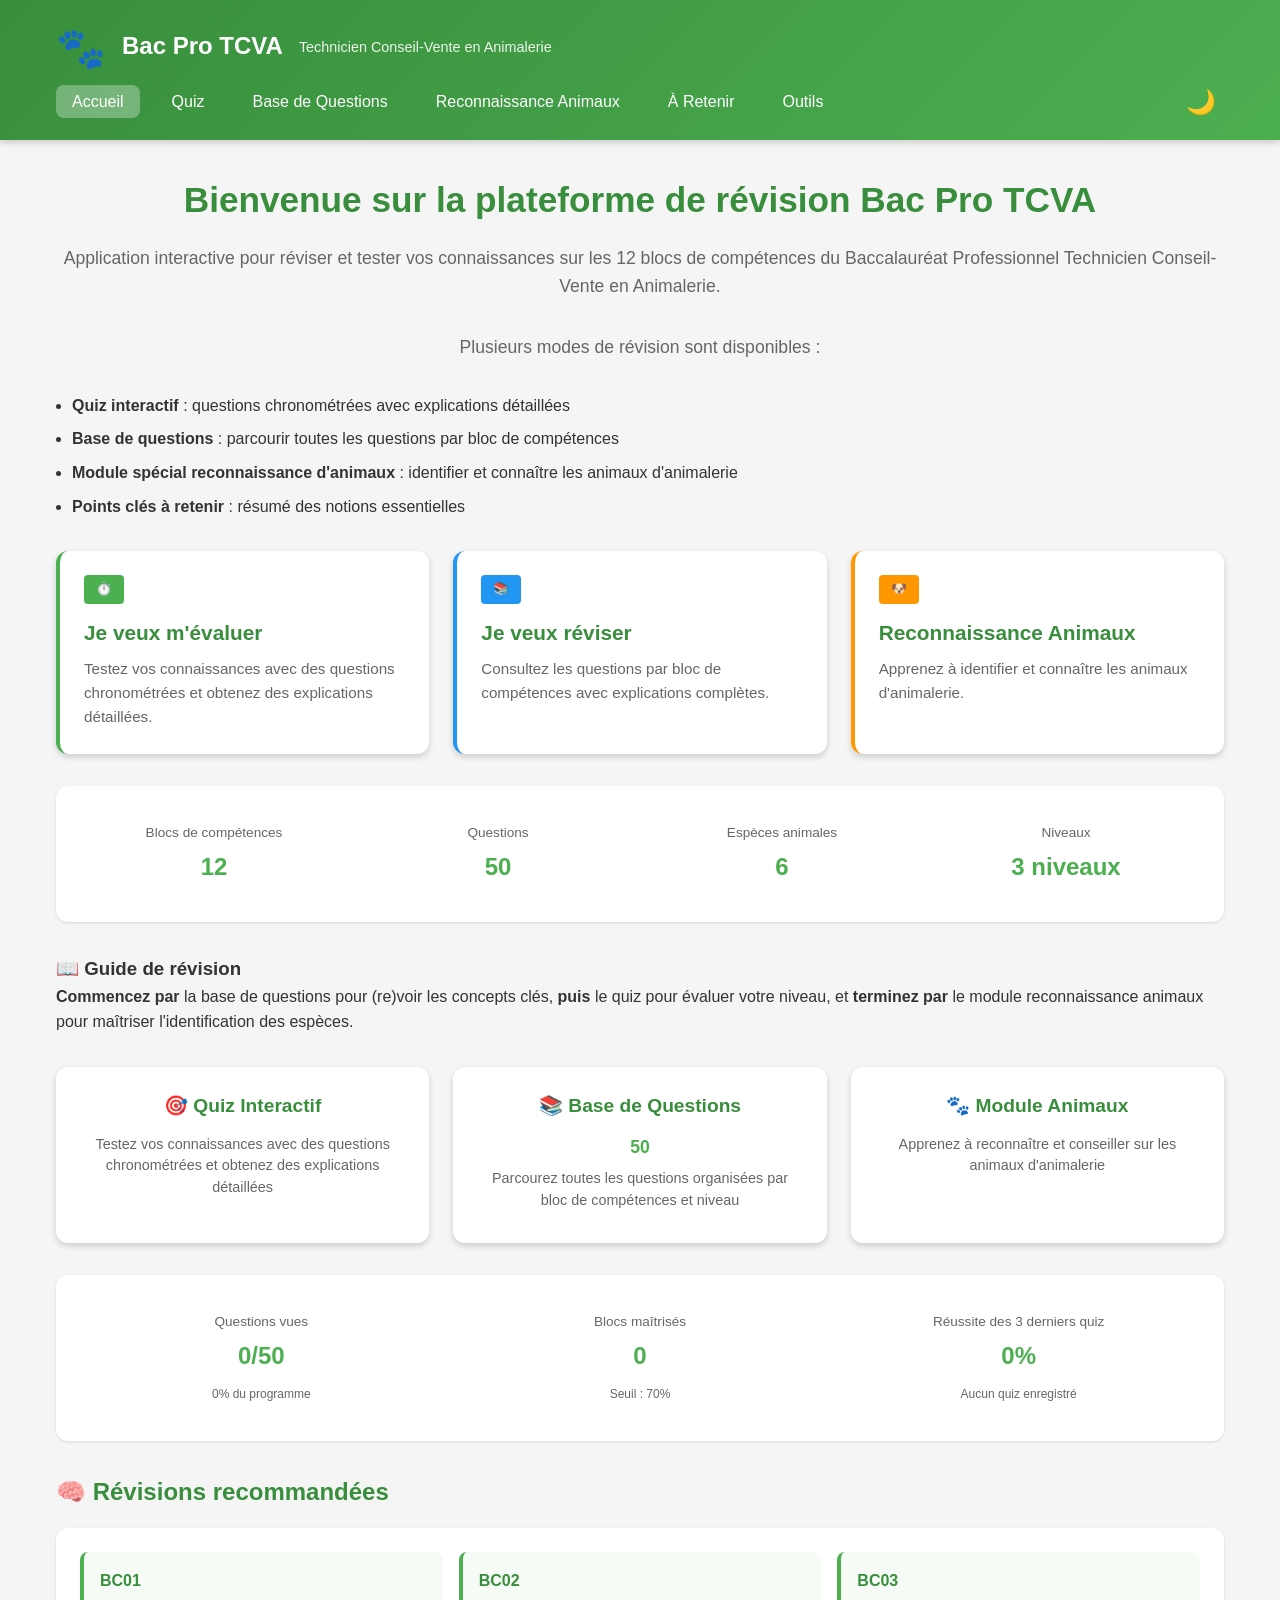
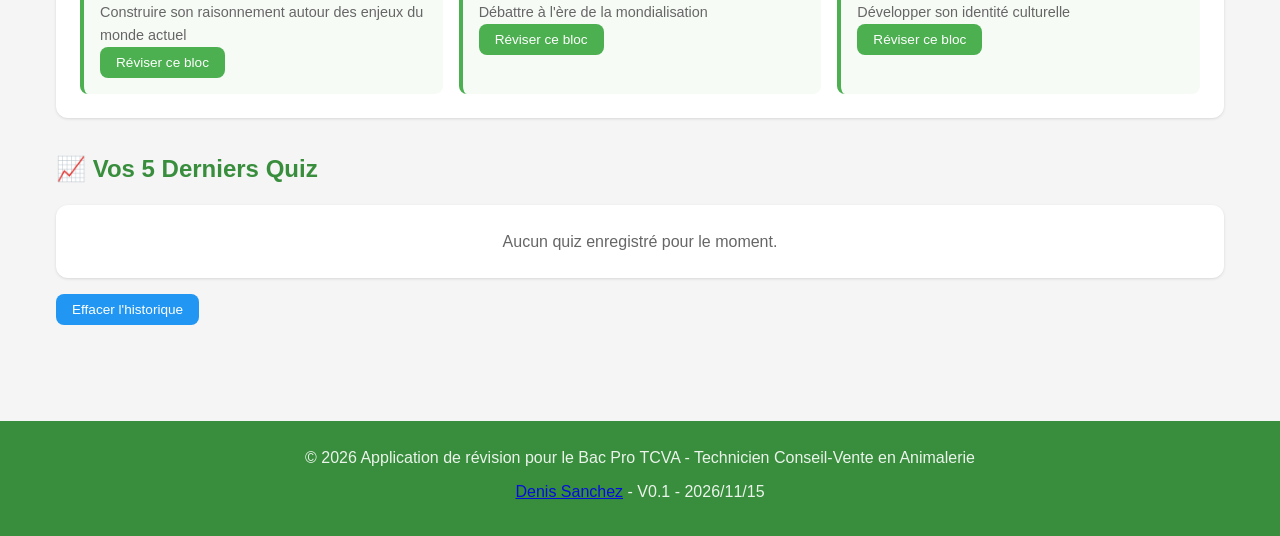
<file: index.html>
<!DOCTYPE html>
<html lang="fr">
<head>
    <meta charset="UTF-8">
    <meta name="viewport" content="width=device-width, initial-scale=1.0">
    <meta http-equiv="refresh" content="0; url=tcva-app/index.html">
    <title>Redirection vers Bac Pro TCVA</title>
    <style>
        body {
            font-family: Arial, sans-serif;
            text-align: center;
            padding: 50px;
            background-color: #f5f5f5;
        }
        h1 {
            color: #4CAF50;
        }
        p {
            color: #666;
        }
        a {
            color: #4CAF50;
            text-decoration: none;
        }
        a:hover {
            text-decoration: underline;
        }
    </style>
</head>
<body>
    <h1>Bac Pro TCVA - Révision et Quiz Interactif</h1>
    <p>Redirection vers l'application...</p>
    <p><a href="tcva-app/index.html">Cliquez ici si la redirection ne fonctionne pas</a></p>
    <script>
        window.location.href = "tcva-app/index.html";
    </script>
    <footer style="margin-top: 50px; padding: 20px; text-align: center; background-color: #f9f9f9; border-top: 1px solid #ddd;">
        <p style="margin: 0; color: #666; font-size: 14px;">
            &copy; 2026 Application de révision pour le Bac Pro TCVA - Technicien Conseil-Vente en Animalerie<br>
            <a href="https://www.linkedin.com/in/sanchezdenis/" target="_blank" style="color: #4CAF50;">Denis Sanchez</a> - V0.1 - 2026/11/15
        </p>
    </footer>
</body>
</html>
</file>
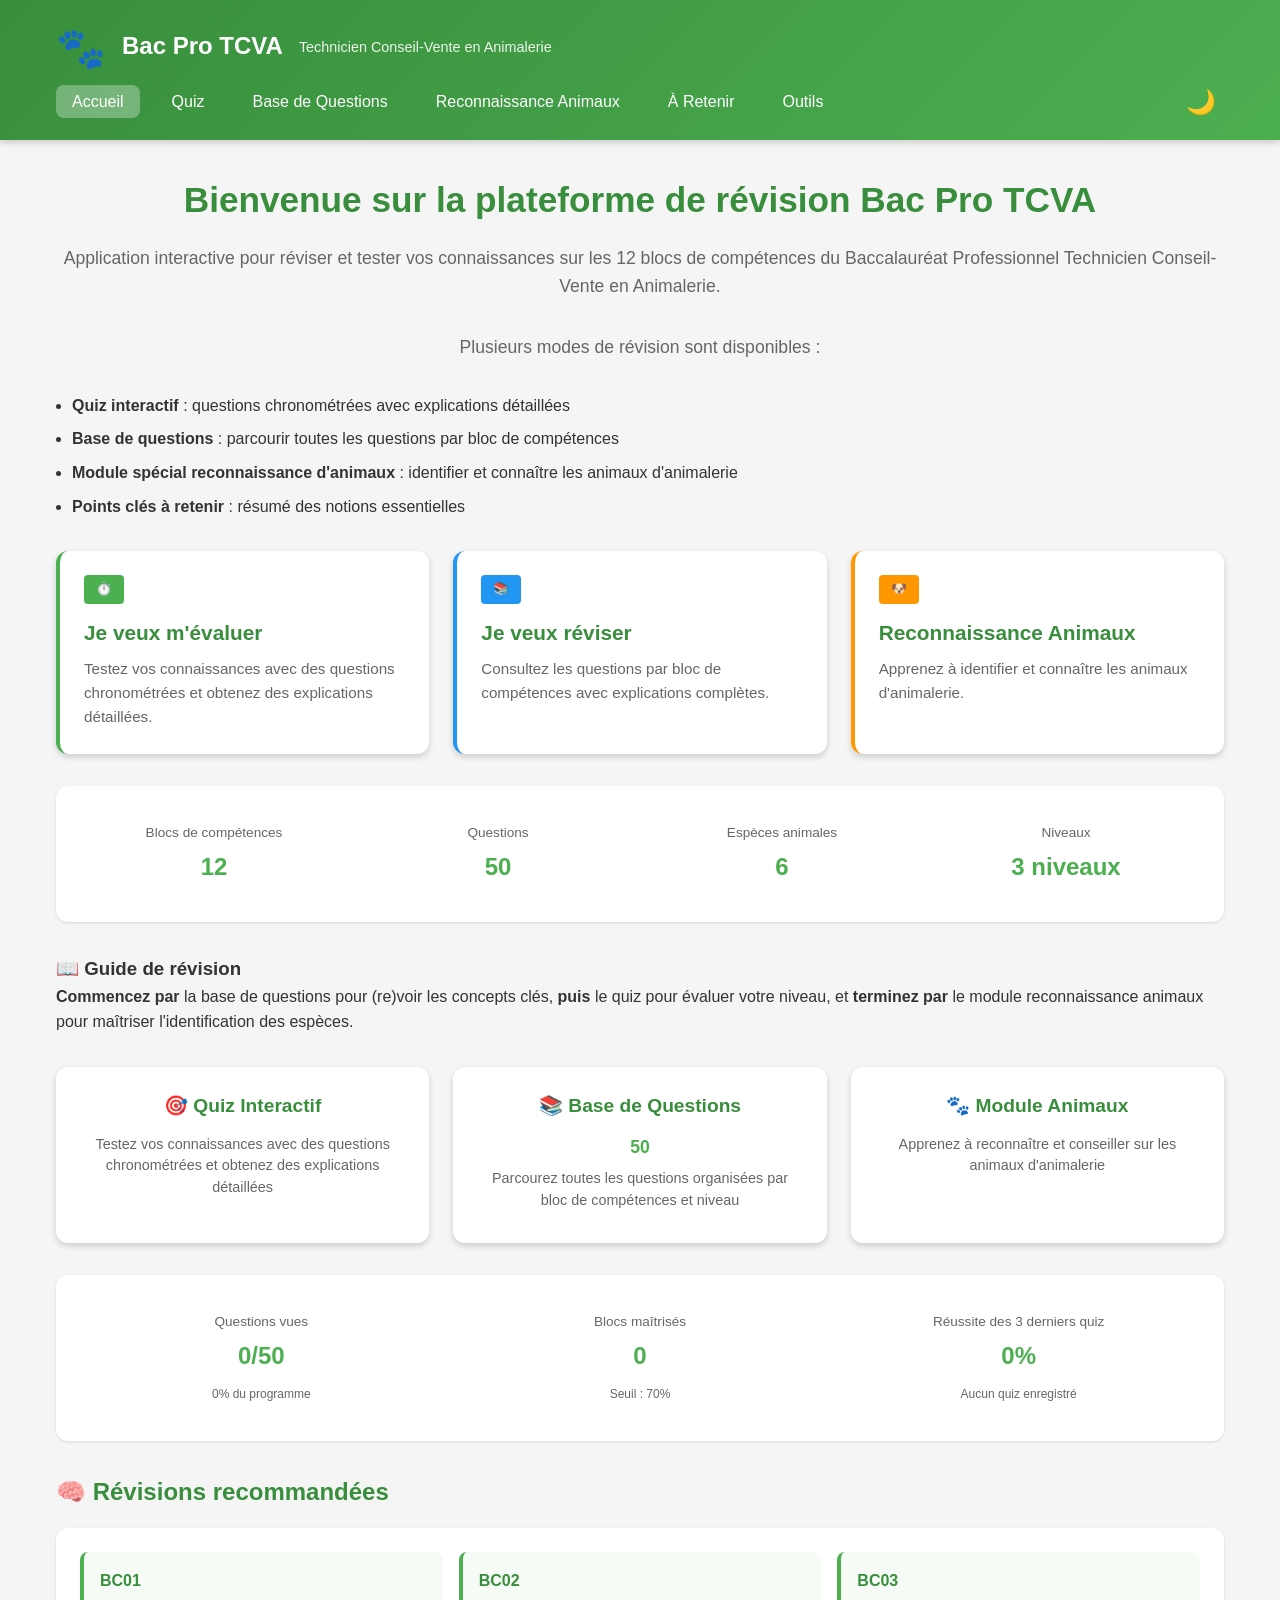
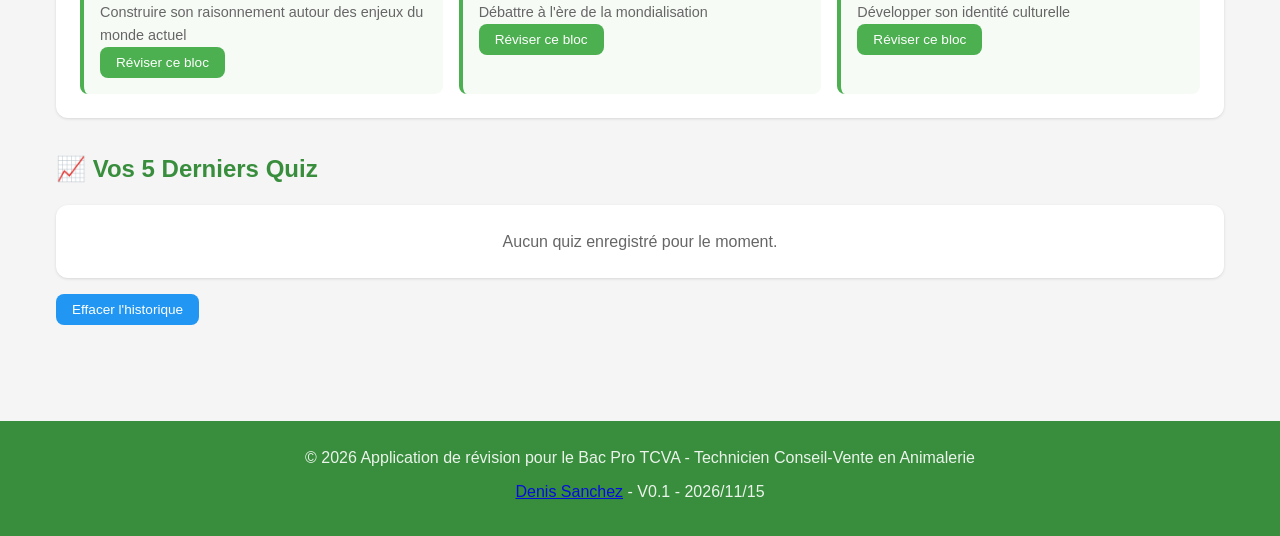
<file: tcva-app/index.html>
<!DOCTYPE html>
<html lang="fr">
<head>
    <meta charset="UTF-8">
    <meta name="viewport" content="width=device-width, initial-scale=1.0">
    <title>Bac Pro TCVA - Révision et Quiz Interactif</title>
    <link rel="icon" type="image/png" href="favicon.png" sizes="32x32">
    <link rel="stylesheet" href="css/style.css?v=8.0">
    <link rel="stylesheet" href="css/animals.css?v=8.0">
</head>
<body>
    <header id="site-header">
        <div class="header-content">
            <div class="logo">
                <span class="logo-icon">🐾</span>
                <h1>Bac Pro TCVA</h1>
                <p>Technicien Conseil-Vente en Animalerie</p>
            </div>
            <nav>
                <ul class="nav-links">
                    <li><a href="#" onclick="showPage('accueil')" class="active">Accueil</a></li>
                    <li><a href="#" onclick="showPage('quiz-setup')">Quiz</a></li>
                    <li><a href="#" onclick="showPage('questions-list')">Base de Questions</a></li>
                    <li><a href="modules/animaux.html">Reconnaissance Animaux</a></li>
                    <li><a href="#" onclick="showPage('a-retenir')">À Retenir</a></li>
                    <li><a href="#" onclick="showPage('outils')">Outils</a></li>
                </ul>
            </nav>
            <button class="dark-mode-toggle" onclick="toggleDarkMode()" title="Mode sombre">🌙</button>
        </div>
    </header>

    <!-- MAIN CONTENT -->
    <main>
        <div class="container">
            <!-- PAGE ACCUEIL -->
            <div id="accueil" class="page active">
                <div class="welcome">
                    <h1>Bienvenue sur la plateforme de révision Bac Pro TCVA</h1>
                    <p>Application interactive pour réviser et tester vos connaissances sur les 12 blocs de compétences du Baccalauréat Professionnel Technicien Conseil-Vente en Animalerie.</p>
                    
                    <p>Plusieurs modes de révision sont disponibles :</p>
                    <ul class="alignLeft">
                        <li><strong>Quiz interactif</strong> : questions chronométrées avec explications détaillées</li>
                        <li><strong>Base de questions</strong> : parcourir toutes les questions par bloc de compétences</li>
                        <li><strong>Module spécial reconnaissance d'animaux</strong> : identifier et connaître les animaux d'animalerie</li>
                        <li><strong>Points clés à retenir</strong> : résumé des notions essentielles</li>
                    </ul>

                    <div class="orientation-panel">
                        <div class="orientation-grid">
                            <div class="orientation-card orientation-card-primary" onclick="showPage('quiz-setup')">
                                <span class="orientation-badge">⏱️</span>
                                <h3>Je veux m'évaluer</h3>
                                <p>Testez vos connaissances avec des questions chronométrées et obtenez des explications détaillées.</p>
                            </div>
                            <div class="orientation-card orientation-card-secondary" onclick="showPage('questions-list')">
                                <span class="orientation-badge">📚</span>
                                <h3>Je veux réviser</h3>
                                <p>Consultez les questions par bloc de compétences avec explications complètes.</p>
                            </div>
                            <div class="orientation-card orientation-card-tertiary" onclick="window.location.href='modules/animaux.html'">
                                <span class="orientation-badge">🐶</span>
                                <h3>Reconnaissance Animaux</h3>
                                <p>Apprenez à identifier et connaître les animaux d'animalerie.</p>
                            </div>
                        </div>
                    </div>

                    <div class="home-summary-box">
                        <div class="summary-stat">
                            <span class="summary-label">Blocs de compétences</span>
                            <strong id="home-bloc-count">12</strong>
                        </div>
                        <div class="summary-stat">
                            <span class="summary-label">Questions</span>
                            <strong id="home-total-questions">0</strong>
                        </div>
                        <div class="summary-stat">
                            <span class="summary-label">Espèces animales</span>
                            <strong id="home-animal-count">6</strong>
                        </div>
                        <div class="summary-stat">
                            <span class="summary-label">Niveaux</span>
                            <strong id="home-difficulty">3 niveaux</strong>
                        </div>
                    </div>

                    <div class="quick-guide">
                        <h3>📖 Guide de révision</h3>
                        <p><strong>Commencez par</strong> la base de questions pour (re)voir les concepts clés, <strong>puis</strong> le quiz pour évaluer votre niveau, et <strong>terminez par</strong> le module reconnaissance animaux pour maîtriser l'identification des espèces.</p>
                    </div>

                    <div class="menu-cards">
                        <div class="menu-card" onclick="showPage('quiz-setup')">
                            <h3>🎯 Quiz Interactif</h3>
                            <p class="welcome-text-card">Testez vos connaissances avec des questions chronométrées et obtenez des explications détaillées</p>
                        </div>
                        <div class="menu-card" onclick="showPage('questions-list')">
                            <h3>📚 Base de Questions</h3>
                            <p class="welcome-text-card"><span id="total-questions-info" class="highlight"></span></p>
                            <p class="welcome-text-card">Parcourez toutes les questions organisées par bloc de compétences et niveau</p>
                        </div>
                        <div class="menu-card" onclick="window.location.href='modules/animaux.html'">
                            <h3>🐾 Module Animaux</h3>
                            <p class="welcome-text-card">Apprenez à reconnaître et conseiller sur les animaux d'animalerie</p>
                        </div>
                    </div>

                    <div class="progress-overview">
                        <div class="progress-card">
                            <span class="progress-label">Questions vues</span>
                            <strong class="progress-value" id="progress-seen">0/0</strong>
                            <span class="progress-meta" id="progress-seen-meta">0% du programme</span>
                        </div>
                        <div class="progress-card">
                            <span class="progress-label">Blocs maîtrisés</span>
                            <strong class="progress-value" id="progress-themes">0</strong>
                            <span class="progress-meta">Seuil : 70%</span>
                        </div>
                        <div class="progress-card">
                            <span class="progress-label">Réussite des 3 derniers quiz</span>
                            <strong class="progress-value" id="progress-recent">0%</strong>
                            <span class="progress-meta" id="progress-recent-meta">Aucun quiz enregistré</span>
                        </div>
                    </div>

                    <div class="recommendations-section">
                        <h2>🧠 Révisions recommandées</h2>
                        <div id="recommendations-container"></div>
                    </div>

                    <div class="history-section">
                        <h2>📈 Vos 5 Derniers Quiz</h2>
                        <div id="history-container"></div>
                        <button class="btn btn-secondary btn-sm" onclick="clearHistory()">Effacer l'historique</button>
                    </div>
                </div>
            </div>

            <!-- PAGE CONFIGURATION QUIZ -->
            <div id="quiz-setup" class="page">
                <h2>Configuration du Quiz</h2>
                <div class="quiz-setup">
                    <div class="form-group">
                        <label for="bloc-select">Choisir un bloc de compétences :</label>
                        <select id="bloc-select">
                            <option value="all">Tous les blocs</option>
                        </select>
                    </div>
                    
                    <div class="form-group">
                        <label for="niveau-select">Choisir un niveau :</label>
                        <select id="niveau-select">
                            <option value="all">Tous les niveaux</option>
                            <option value="Facile">Facile</option>
                            <option value="Intermédiaire">Intermédiaire</option>
                            <option value="Avancé">Avancé</option>
                        </select>
                    </div>
                    
                    <div class="form-group">
                        <label for="animal-filter">Filtrer par type d'animal (optionnel) :</label>
                        <select id="animal-filter">
                            <option value="all">Tous les animaux</option>
                        </select>
                    </div>
                    
                    <div class="form-group">
                        <label for="question-count">Nombre de questions :</label>
                        <input type="number" id="question-count" min="1" max="50" value="10" placeholder="Nombre de questions">
                    </div>
                    
                    <div class="form-group">
                        <label for="time-limit">Temps par question (secondes) :</label>
                        <input type="number" id="time-limit" min="10" max="300" value="30" placeholder="Temps en secondes">
                    </div>
                    
                    <div class="mt-2">
                        <button class="btn btn-secondary" onclick="resetQuizSetup()">Réinitialiser les filtres</button>
                        <button class="btn" onclick="startQuiz()">Commencer le Quiz</button>
                    </div>
                </div>
            </div>

            <!-- PAGE QUIZ -->
            <div id="quiz" class="page">
                <div class="quiz-container">
                    <div class="quiz-header">
                        <div class="quiz-progress">
                            Question <span id="current-question">1</span> sur <span id="total-questions">10</span>
                        </div>
                        <div class="timer" id="timer">30</div>
                    </div>
                    
                    <div class="progress-bar-container">
                        <div class="progress-bar-fill" id="quiz-progress-bar" style="width: 0%;"></div>
                    </div>
                    
                    <div class="question-card">
                        <div class="question-title" id="question-text"></div>
                        <div class="question-meta" id="question-meta"></div>
                        <div class="question-animal-badge" id="question-animal-badge"></div>
                        <div class="answers" id="answers-container"></div>
                        <div class="explanation" id="explanation"></div>
                    </div>
                    
                    <div class="text-center">
                        <button class="btn hidden" id="next-btn" onclick="nextQuestion()">Question Suivante</button>
                    </div>
                </div>
            </div>

            <!-- PAGE RÉSULTATS -->
            <div id="results" class="page">
                <div class="results-container">
                    <h2>Résultats du Quiz</h2>
                    <div class="score-circle" id="score-circle">
                        <div class="score-text" id="score-text">0%</div>
                    </div>
                    
                    <div class="results-summary">
                        <div class="stat-card">
                            <div class="stat-number" id="correct-answers">0</div>
                            <div class="stat-label">Bonnes réponses</div>
                        </div>
                        <div class="stat-card">
                            <div class="stat-number" id="incorrect-answers">0</div>
                            <div class="stat-label">Mauvaises réponses</div>
                        </div>
                        <div class="stat-card">
                            <div class="stat-number" id="total-time">0s</div>
                            <div class="stat-label">Temps total</div>
                        </div>
                    </div>

                    <div class="results-review" id="wrong-answers-review"></div>
                    
                    <div class="mt-2">
                        <button class="btn" onclick="showPage('quiz-setup')">Nouveau Quiz</button>
                        <button class="btn" onclick="showPage('accueil')" style="margin-left: 1rem;">Retour Accueil</button>
                    </div>
                </div>
            </div>

            <!-- PAGE LISTE DES QUESTIONS -->
            <div id="questions-list" class="page">
                <h2>Base de Questions par Bloc de Compétences</h2>
                <div class="search-filter-container">
                    <div class="form-group search-group">
                        <input type="text" id="question-search-input" placeholder="🔍 Rechercher dans les questions ou explications..." oninput="filterQuestionsList()">
                    </div>
                    <div class="form-group filter-group">
                        <select id="question-bloc-filter" onchange="filterQuestionsList()">
                            <option value="all">Tous les blocs</option>
                        </select>
                    </div>
                    <div class="form-group filter-group">
                        <select id="question-level-filter" onchange="filterQuestionsList()">
                            <option value="all">Tous les niveaux</option>
                            <option value="Facile">Facile</option>
                            <option value="Intermédiaire">Intermédiaire</option>
                            <option value="Avancé">Avancé</option>
                        </select>
                    </div>
                    <div class="form-group filter-group">
                        <select id="question-animal-filter" onchange="filterQuestionsList()">
                            <option value="all">Tous les animaux</option>
                        </select>
                    </div>
                </div>
               <div class="questions-list" id="questions-container">
               </div>
               <div id="pagination-container" class="pagination-container"></div>
            </div>

            <!-- PAGE OUTILS -->
            <div id="outils" class="page">
                <h2>🔧 Outils</h2>
                <div class="tools-container">
                    <div class="tool-section">
                        <h3>💾 Sauvegarde et Restauration</h3>
                        <div class="tool-actions">
                            <button class="btn btn-primary" onclick="exportData()">
                                ✅ Exporter toutes les données
                            </button>
                            <button class="btn btn-secondary" onclick="importData()">
                                📥 Importer des données
                            </button>
                            <button class="btn btn-danger" onclick="clearAllData()">
                                🗑️ Tout effacer
                            </button>
                        </div>
                        <div id="import-export-status" class="status-message"></div>
                    </div>
                    
                    <div class="tool-section">
                        <h3>📊 Statistiques</h3>
                        <div class="stats-overview">
                            <div class="stat-card">
                                <div class="stat-number" id="export-total-questions">0</div>
                                <div class="stat-label">Questions dans la base</div>
                            </div>
                            <div class="stat-card">
                                <div class="stat-number" id="export-total-animals">0</div>
                                <div class="stat-label">Animaux référencés</div>
                            </div>
                            <div class="stat-card">
                                <div class="stat-number" id="export-local-storage-size">0 Ko</div>
                                <div class="stat-label">Espace local utilisé</div>
                            </div>
                        </div>
                    </div>
                    
                    <div class="tool-section">
                        <h3>✅ Validation des Données</h3>
                        <button class="btn" onclick="validateData()">
                            Vérifier l'intégrité des données
                        </button>
                        <div id="validation-results" class="validation-results"></div>
                    </div>
                </div>
            </div>

            <!-- PAGE À RETENIR -->
            <div id="a-retenir" class="page">
                <h2>Points Clés à Retenir pour le Bac Pro TCVA</h2>
                <div class="a-retenir-content">
                    <p>Cette section présente les points essentiels à maîtriser pour réussir votre examen.</p>
                    
                    <div class="key-points-section">
                        <h3>📋 Les 12 Blocs de Compétences</h3>
                        <div id="key-points-list"></div>
                    </div>

                    <div class="key-points-section">
                        <h3>🎯 Conseils pour la Pratique Professionnelle</h3>
                        <p>Voici des conseils pratiques pour exceller dans votre future carrière en animalerie :</p>
                        
                        <div class="advice-grid">
                            <div class="advice-card">
                                <h4>💬 Conseil Client</h4>
                                <ul>
                                    <li>Poser des <strong>questions ouvertes</strong> : "Quels sont les besoins spécifiques de votre animal ?"</li>
                                    <li>Écouter activement et reformuler pour vérifier la compréhension</li>
                                    <li>Adapter votre vocabulaire au niveau du client (novice vs expert)</li>
                                    <li>Proposer des solutions personnalisées, pas seulement des produits</li>
                                </ul>
                            </div>
                            
                            <div class="advice-card">
                                <h4>🏪 Gestion de Rayon</h4>
                                <ul>
                                    <li>Vérifier <strong>quotidiennement</strong> les dates de péremption</li>
                                    <li>Respecter les <strong>conditions de stockage</strong> (température, humidité)</li>
                                    <li>Organiser les produits par catégorie et accessibilité</li>
                                    <li>Mettre en avant les produits saisonniers ou promotions</li>
                                    <li>Effectuer des rotations de stock (FIFO : First In, First Out)</li>
                                </ul>
                            </div>
                            
                            <div class="advice-card">
                                <h4>⚖️ Réglementation</h4>
                                <ul>
                                    <li>Connaître le <strong>Code rural</strong> et les lois sur la protection animale</li>
                                    <li>Respecter les <strong>normes d'hygiène</strong> et de sécurité</li>
                                    <li>Vérifier les <strong>certificats de capacité</strong> pour certaines espèces</li>
                                    <li>Informer les clients sur leurs obligations légales (identification, vaccination)</li>
                                    <li>Tenir à jour les registres obligatoires</li>
                                </ul>
                            </div>
                            
                            <div class="advice-card">
                                <h4>🧼 Hygiène & Sécurité</h4>
                                <ul>
                                    <li>Appliquer les <strong>protocoles sanitaires</strong> stricts</li>
                                    <li>Nettoyer et désinfecter régulièrement les locaux et équipements</li>
                                    <li>Utiliser des <strong>produits adaptés</strong> et respectueux des animaux</li>
                                    <li>Porter un équipement de protection individuelle (EPI) si nécessaire</li>
                                    <li>Former le personnel aux bonnes pratiques d'hygiène</li>
                                </ul>
                            </div>
                            
                            <div class="advice-card">
                                <h4>🗣️ Communication</h4>
                                <ul>
                                    <li>Développer des <strong>relations de confiance</strong> avec les clients</li>
                                    <li>Organiser des <strong>ateliers éducatifs</strong> (toilettage, alimentation)</li>
                                    <li>Créer des supports de communication (newsletters, réseaux sociaux)</li>
                                    <li>Gérer les réclamations avec professionnalisme</li>
                                    <li>Travailler en équipe avec les vétérinaires et éleveurs locaux</li>
                                </ul>
                            </div>
                        </div>
                    </div>

                    <div class="key-points-section">
                        <h3>📚 Ressources Complémentaires & Liens Utiles</h3>
                        <p>Pour approfondir vos connaissances, voici des ressources sélectionnées :</p>
                        
                        <div class="resources-grid">
                            <div class="resource-category">
                                <h4>📖 Documentation Officielle</h4>
                                <ul>
                                    <li><a href="https://www.legifrance.gouv.fr/" target="_blank" rel="noopener noreferrer">Legifrance - Textes de loi</a> : Accès complet au Code rural et aux réglementations en vigueur</li>
                                    <li><a href="https://agriculture.gouv.fr/" target="_blank" rel="noopener noreferrer">Ministère de l'Agriculture</a> : Informations officielles sur la politique agricole et l'élevage</li>
                                    <li><a href="https://www.ecologie.gouv.fr/" target="_blank" rel="noopener noreferrer">Ministère de la Transition Écologique</a> : Réglementation environnementale</li>
                                </ul>
                            </div>
                            
                            <div class="resource-category">
                                <h4>🎓 Formation & Pédagogie</h4>
                                <ul>
                                    <li><a href="https://www.onisep.fr/" target="_blank" rel="noopener noreferrer">ONISEP - Bac Pro TCVA</a> : Présentation du diplôme et des débouchés</li>
                                    <li><a href="https://www.letudiant.fr/" target="_blank" rel="noopener noreferrer">L'Étudiant - Fiches métiers</a> : Informations sur les métiers de l'animalerie</li>
                                    <li><a href="https://www.cidj.com/" target="_blank" rel="noopener noreferrer">CIDJ - Orientation</a> : Conseils d'orientation professionnelle</li>
                                </ul>
                            </div>
                            
                            <div class="resource-category">
                                <h4>🐾 Ressources Animaleries</h4>
                                <ul>
                                    <li><a href="https://www.zooplus.fr/magazine/" target="_blank" rel="noopener noreferrer">Zooplus Magazine</a> : Articles et conseils sur les animaux de compagnie</li>
                                    <li><a href="https://www.animalin.fr/" target="_blank" rel="noopener noreferrer">Animalin</a> : Fiches techniques et guides d'achat</li>
                                    <li><a href="https://www.lafermedesanimaux.com/" target="_blank" rel="noopener noreferrer">La Ferme des Animaux</a> : Conseils pour les éleveurs amateurs</li>
                                    <li><a href="https://www.aquaportail.com/" target="_blank" rel="noopener noreferrer">AquaPortail</a> : Tout sur l'aquariophilie</li>
                                </ul>
                            </div>
                            
                            <div class="resource-category">
                                <h4>💼 Professionnels & Fournisseurs</h4>
                                <ul>
                                    <li><a href="https://www.facco.coop/" target="_blank" rel="noopener noreferrer">FACCO - Coopérative d'achat</a> : Approvisionnement en produits pour animaleries</li>
                                    <li><a href="https://www.animalerie-pro.com/" target="_blank" rel="noopener noreferrer">Animalerie Pro</a> : Équipement professionnel pour animaleries</li>
                                    <li><a href="https://www.versele-laga.com/" target="_blank" rel="noopener noreferrer">Versele-Laga</a> : Aliments premium pour animaux</li>
                                </ul>
                            </div>
                        </div>
                    </div>
                </div>
            </div>
        </div>
    </main>

    <footer id="site-footer">
        <div class="footer-content">
            <p>&copy; 2026 Application de révision pour le Bac Pro TCVA - Technicien Conseil-Vente en Animalerie</p>
            <p><a href="https://www.linkedin.com/in/sanchezdenis/" target="_blank">Denis Sanchez</a> - V0.1 - 2026/11/15</p>
        </div>
    </footer>

    <script src="js/quiz-tcva.js?v=1.0"></script>
    <script src="modules/animals-db.js?v=1.0"></script>
    <script src="js/script-tcva.js?v=8.0"></script>
</body>
</html>
</file>
<file: tcva-app/css/style.css>
/* ============================================
   STYLES POUR L'APPLICATION BAC PRO TCVA
   ============================================ */

/* --- RESET ET VARIABLES --- */
:root {
    --primary-color: #4CAF50;
    --primary-light: #8BC34A;
    --primary-dark: #388E3C;
    --secondary-color: #2196F3;
    --secondary-light: #64B5F6;
    --accent-color: #FF9800;
    --accent-light: #FFC107;
    
    --bg-color: #F5F5F5;
    --card-bg: #FFFFFF;
    --text-color: #333333;
    --text-light: #666666;
    --border-color: #DDDDDD;
    
    --success-color: #4CAF50;
    --warning-color: #FFC107;
    --danger-color: #F44336;
    
    --shadow-sm: 0 1px 3px rgba(0,0,0,0.12);
    --shadow-md: 0 3px 6px rgba(0,0,0,0.16);
    --shadow-lg: 0 10px 20px rgba(0,0,0,0.19);
    
    --radius-sm: 4px;
    --radius-md: 8px;
    --radius-lg: 12px;
    
    --transition: all 0.3s ease;
}

/* Dark Mode Variables */
.dark-mode {
    --bg-color: #1a1a1a;
    --card-bg: #2d2d2d;
    --text-color: #f0f0f0;
    --text-light: #b0b0b0;
    --border-color: #444444;
    --shadow-sm: 0 1px 3px rgba(0,0,0,0.3);
    --shadow-md: 0 3px 6px rgba(0,0,0,0.4);
    --shadow-lg: 0 10px 20px rgba(0,0,0,0.5);
}

* {
    margin: 0;
    padding: 0;
    box-sizing: border-box;
}

html {
    scroll-behavior: smooth;
}

body {
    font-family: 'Segoe UI', Tahoma, Geneva, Verdana, sans-serif;
    line-height: 1.6;
    color: var(--text-color);
    background-color: var(--bg-color);
    transition: background-color 0.4s ease, color 0.4s ease;
}

.dark-mode body {
    background-image: none;
}

/* --- HEADER --- */
header#site-header {
    background: linear-gradient(135deg, var(--primary-dark) 0%, var(--primary-color) 100%);
    color: white;
    padding: 1rem 0;
    box-shadow: var(--shadow-md);
    position: sticky;
    top: 0;
    z-index: 1000;
}

.header-content {
    max-width: 1200px;
    margin: 0 auto;
    padding: 0 1rem;
    display: flex;
    justify-content: space-between;
    align-items: center;
    flex-wrap: wrap;
}

.logo {
    display: flex;
    align-items: center;
    gap: 1rem;
}

.logo-icon {
    font-size: 2.5rem;
}

.logo h1 {
    font-size: 1.5rem;
    font-weight: 600;
    margin-bottom: 0.25rem;
}

.logo p {
    font-size: 0.9rem;
    opacity: 0.9;
}

.nav-links {
    display: flex;
    list-style: none;
    gap: 1rem;
}

.nav-links a {
    color: white;
    text-decoration: none;
    padding: 0.5rem 1rem;
    border-radius: var(--radius-md);
    transition: var(--transition);
    font-weight: 500;
}

.nav-links a:hover, .nav-links a.active {
    background: rgba(255, 255, 255, 0.2);
}

.nav-links a.active {
    background: rgba(255, 255, 255, 0.3);
}

/* Dark Mode Toggle */
.dark-mode-toggle {
    background: transparent;
    border: none;
    color: white;
    font-size: 1.5rem;
    cursor: pointer;
    padding: 0.5rem;
    border-radius: 50%;
    transition: var(--transition);
    display: flex;
    align-items: center;
    justify-content: center;
}

.dark-mode-toggle:hover {
    background: rgba(255, 255, 255, 0.2);
}

/* --- MAIN CONTENT --- */
main {
    max-width: 1200px;
    margin: 0 auto;
    padding: 2rem 1rem;
    min-height: 80vh;
}

.container {
    width: 100%;
}

/* --- PAGES --- */
.page {
    display: none;
    animation: fadeIn 0.5s ease;
}

.page.active {
    display: block;
}

@keyframes fadeIn {
    from { opacity: 0; transform: translateY(20px); }
    to { opacity: 1; transform: translateY(0); }
}

/* Feedback Visual Animations */
@keyframes shake {
    0%, 100% { transform: translateX(0); }
    10%, 30%, 50%, 70%, 90% { transform: translateX(-5px); }
    20%, 40%, 60%, 80% { transform: translateX(5px); }
}

@keyframes pulseCorrect {
    0% { transform: scale(1); box-shadow: 0 0 0 0 rgba(76, 175, 80, 0.4); }
    50% { transform: scale(1.05); box-shadow: 0 0 0 10px rgba(76, 175, 80, 0); }
    100% { transform: scale(1); box-shadow: 0 0 0 0 rgba(76, 175, 80, 0); }
}

@keyframes pulseIncorrect {
    0% { transform: scale(1); box-shadow: 0 0 0 0 rgba(244, 67, 54, 0.4); }
    50% { transform: scale(1.05); box-shadow: 0 0 0 10px rgba(244, 67, 54, 0); }
    100% { transform: scale(1); box-shadow: 0 0 0 0 rgba(244, 67, 54, 0); }
}

.correct {
    animation: pulseCorrect 0.5s ease;
    background-color: #4CAF50 !important;
    color: white !important;
}

.incorrect {
    animation: pulseIncorrect 0.5s ease;
    background-color: #F44336 !important;
    color: white !important;
}

.selected {
    animation: pulseCorrect 0.3s ease;
    border-color: var(--primary-color) !important;
}

/* --- WELCOME SECTION --- */
.welcome {
    max-width: 100%;
}

.welcome h1 {
    color: var(--primary-dark);
    margin-bottom: 1rem;
    font-size: 2.2rem;
    text-align: center;
}

.welcome > p {
    text-align: center;
    color: var(--text-light);
    margin-bottom: 2rem;
    font-size: 1.1rem;
}

.alignLeft {
    text-align: left;
    padding-left: 1rem;
}

.alignLeft li {
    margin-bottom: 0.5rem;
}

/* --- ORIENTATION PANEL --- */
.orientation-panel {
    margin: 2rem 0;
}

.orientation-grid {
    display: grid;
    grid-template-columns: repeat(auto-fit, minmax(300px, 1fr));
    gap: 1.5rem;
    margin: 1.5rem 0;
}

.orientation-card {
    background: var(--card-bg);
    border-radius: var(--radius-lg);
    padding: 1.5rem;
    box-shadow: var(--shadow-md);
    cursor: pointer;
    transition: var(--transition);
    border-left: 4px solid var(--primary-color);
}

.orientation-card:hover {
    transform: translateY(-5px);
    box-shadow: var(--shadow-lg);
}

.orientation-card-primary {
    border-left-color: var(--primary-color);
}

.orientation-card-primary:hover {
    background: rgba(76, 175, 80, 0.05);
}

.orientation-card-secondary {
    border-left-color: var(--secondary-color);
}

.orientation-card-secondary:hover {
    background: rgba(33, 150, 243, 0.05);
}

.orientation-card-tertiary {
    border-left-color: var(--accent-color);
}

.orientation-card-tertiary:hover {
    background: rgba(255, 152, 0, 0.05);
}

.orientation-badge {
    display: inline-block;
    padding: 0.25rem 0.75rem;
    border-radius: var(--radius-sm);
    font-size: 0.8rem;
    font-weight: bold;
    margin-bottom: 0.75rem;
}

.orientation-card-primary .orientation-badge {
    background: var(--primary-color);
    color: white;
}

.orientation-card-secondary .orientation-badge {
    background: var(--secondary-color);
    color: white;
}

.orientation-card-tertiary .orientation-badge {
    background: var(--accent-color);
    color: white;
}

.orientation-card h3 {
    color: var(--primary-dark);
    margin-bottom: 0.5rem;
    font-size: 1.3rem;
}

.orientation-card p {
    color: var(--text-light);
    font-size: 0.95rem;
}

/* --- SUMMARY BOX --- */
.home-summary-box {
    display: grid;
    grid-template-columns: repeat(auto-fit, minmax(200px, 1fr));
    gap: 1rem;
    margin: 2rem 0;
    background: var(--card-bg);
    padding: 1.5rem;
    border-radius: var(--radius-lg);
    box-shadow: var(--shadow-sm);
}

.summary-stat {
    text-align: center;
    padding: 0.75rem;
}

.summary-label {
    display: block;
    color: var(--text-light);
    font-size: 0.85rem;
    margin-bottom: 0.25rem;
}

.summary-stat strong {
    color: var(--primary-color);
    font-size: 1.5rem;
}

/* --- MENU CARDS --- */
.menu-cards {
    display: grid;
    grid-template-columns: repeat(auto-fit, minmax(280px, 1fr));
    gap: 1.5rem;
    margin: 2rem 0;
}

.menu-card {
    background: var(--card-bg);
    border-radius: var(--radius-lg);
    padding: 1.5rem;
    box-shadow: var(--shadow-md);
    cursor: pointer;
    transition: var(--transition);
    text-align: center;
}

.menu-card:hover {
    transform: translateY(-5px);
    box-shadow: var(--shadow-lg);
}

.menu-card h3 {
    color: var(--primary-dark);
    margin-bottom: 0.75rem;
    font-size: 1.2rem;
}

.menu-card p {
    color: var(--text-light);
    font-size: 0.9rem;
    line-height: 1.5;
}

.welcome-text-card {
    margin-bottom: 0.5rem;
}

.highlight {
    color: var(--primary-color);
    font-weight: bold;
    font-size: 1.1rem;
}

/* --- PROGRESS OVERVIEW --- */
.progress-overview {
    display: grid;
    grid-template-columns: repeat(auto-fit, minmax(250px, 1fr));
    gap: 1rem;
    margin: 2rem 0;
    background: var(--card-bg);
    padding: 1.5rem;
    border-radius: var(--radius-lg);
    box-shadow: var(--shadow-sm);
}

.progress-card {
    text-align: center;
    padding: 0.75rem;
}

.progress-label {
    display: block;
    color: var(--text-light);
    font-size: 0.85rem;
    margin-bottom: 0.25rem;
}

.progress-value {
    color: var(--primary-color);
    font-size: 1.5rem;
    display: block;
    margin-bottom: 0.25rem;
}

.progress-meta {
    color: var(--text-light);
    font-size: 0.75rem;
}

/* --- RECOMMENDATIONS --- */
.recommendations-section {
    margin: 2rem 0;
}

.recommendations-section h2 {
    color: var(--primary-dark);
    margin-bottom: 1rem;
    font-size: 1.5rem;
}

#recommendations-container {
    display: grid;
    grid-template-columns: repeat(auto-fit, minmax(250px, 1fr));
    gap: 1rem;
    background: var(--card-bg);
    padding: 1.5rem;
    border-radius: var(--radius-lg);
    box-shadow: var(--shadow-sm);
}

.recommendation-item {
    padding: 1rem;
    border-radius: var(--radius-md);
    background: rgba(76, 175, 80, 0.05);
    border-left: 4px solid var(--primary-color);
}

.recommendation-item h4 {
    color: var(--primary-dark);
    margin-bottom: 0.5rem;
}

.recommendation-item p {
    color: var(--text-light);
    font-size: 0.9rem;
}

/* --- HISTORY --- */
.history-section {
    margin: 2rem 0;
}

.history-section h2 {
    color: var(--primary-dark);
    margin-bottom: 1rem;
    font-size: 1.5rem;
}

#history-container {
    background: var(--card-bg);
    padding: 1.5rem;
    border-radius: var(--radius-lg);
    box-shadow: var(--shadow-sm);
    margin-bottom: 1rem;
}

.history-item {
    display: flex;
    justify-content: space-between;
    align-items: center;
    padding: 0.75rem;
    border-bottom: 1px solid var(--border-color);
}

.history-item:last-child {
    border-bottom: none;
}

.history-item .score {
    font-weight: bold;
    color: var(--primary-color);
}

.history-item .date {
    color: var(--text-light);
    font-size: 0.85rem;
}

/* --- QUIZ SETUP --- */
.quiz-setup {
    background: var(--card-bg);
    padding: 2rem;
    border-radius: var(--radius-lg);
    box-shadow: var(--shadow-md);
    max-width: 600px;
    margin: 0 auto;
}

.quiz-setup h2 {
    color: var(--primary-dark);
    margin-bottom: 1.5rem;
    text-align: center;
}

/* Quiz Actions Buttons */
.quiz-actions {
    display: flex;
    flex-direction: column;
    gap: 1rem;
    margin-top: 1rem;
}

@media (min-width: 768px) {
    .quiz-actions {
        flex-direction: row;
        justify-content: flex-end;
        gap: 1rem;
    }
    
    .quiz-actions .btn {
        min-width: 200px;
    }
}

.form-group {
    margin-bottom: 1.5rem;
}

.form-group label {
    display: block;
    margin-bottom: 0.5rem;
    color: var(--text-color);
    font-weight: 500;
}

.form-group select,
.form-group input {
    width: 100%;
    padding: 0.75rem;
    border: 1px solid var(--border-color);
    border-radius: var(--radius-md);
    font-size: 1rem;
    transition: var(--transition);
}

.form-group select:focus,
.form-group input:focus {
    outline: none;
    border-color: var(--primary-color);
    box-shadow: 0 0 0 2px rgba(76, 175, 80, 0.2);
}

.search-filter-container {
    display: flex;
    flex-wrap: wrap;
    gap: 1rem;
    margin-bottom: 1.5rem;
    background: var(--card-bg);
    padding: 1.5rem;
    border-radius: var(--radius-lg);
    box-shadow: var(--shadow-sm);
}

.search-group {
    flex: 1;
    min-width: 250px;
}

.filter-group {
    flex: 0 0 200px;
}

/* --- BUTTONS --- */
.btn {
    display: inline-block;
    padding: 0.75rem 1.5rem;
    background: var(--primary-color);
    color: white;
    border: none;
    border-radius: var(--radius-md);
    font-size: 1rem;
    font-weight: 500;
    cursor: pointer;
    transition: var(--transition);
    text-decoration: none;
    text-align: center;
}

.btn:hover {
    background: var(--primary-dark);
    transform: translateY(-2px);
}

.btn-secondary {
    background: var(--secondary-color);
}

.btn-secondary:hover {
    background: var(--secondary-light);
}

.btn-sm {
    padding: 0.5rem 1rem;
    font-size: 0.85rem;
}

.hidden {
    display: none !important;
}

/* --- QUIZ CONTAINER --- */
.quiz-container {
    max-width: 800px;
    margin: 0 auto;
    background: var(--card-bg);
    padding: 2rem;
    border-radius: var(--radius-lg);
    box-shadow: var(--shadow-md);
}

.quiz-header {
    display: flex;
    justify-content: space-between;
    align-items: center;
    margin-bottom: 1rem;
}

.quiz-progress {
    color: var(--text-light);
    font-weight: 500;
}

.timer {
    background: var(--accent-color);
    color: white;
    padding: 0.5rem 1rem;
    border-radius: var(--radius-md);
    font-weight: bold;
    font-size: 1.2rem;
}

.progress-bar-container {
    width: 100%;
    height: 8px;
    background: var(--border-color);
    border-radius: var(--radius-sm);
    margin-bottom: 2rem;
}

.progress-bar-fill {
    height: 100%;
    border-radius: var(--radius-sm);
    transition: width 0.3s ease, background 0.3s ease;
}

/* Colored progress bar based on percentage */
.progress-bar-fill[data-percent="0"] { background: var(--danger-color); }
.progress-bar-fill[data-percent="1"] { background: var(--danger-color); }
.progress-bar-fill[data-percent="2"] { background: var(--danger-color); }
.progress-bar-fill[data-percent="3"] { background: var(--danger-color); }
.progress-bar-fill[data-percent="4"] { background: var(--danger-color); }

/* Use CSS variables for dynamic coloring */
.progress-low { background: var(--danger-color); }
.progress-medium { background: var(--warning-color); }
.progress-high { background: var(--success-color); }

/* Pagination */
.pagination-container {
    margin-top: 2rem;
    display: flex;
    justify-content: center;
    gap: 0.5rem;
    flex-wrap: wrap;
}

.pagination {
    display: flex;
    gap: 0.5rem;
    flex-wrap: wrap;
    justify-content: center;
}

.pagination button {
    min-width: 40px;
    padding: 0.5rem 0.75rem;
}

/* Page active dans la pagination */
.pagination button.active,
.pagination .btn.active,
.pagination button.btn.active,
.pagination > div > button.active,
.pagination .btn-pagination.active,
.pagination button.btn-pagination.active {
    background: var(--primary-color) !important;
    color: white !important;
    border-color: var(--primary-color) !important;
    font-weight: bold;
}

/* Tools Page */
.tools-container {
    max-width: 800px;
    margin: 0 auto;
}

.tool-section {
    background: var(--card-bg);
    border-radius: var(--radius-md);
    padding: 1.5rem;
    margin-bottom: 2rem;
    box-shadow: var(--shadow-sm);
}

.tool-section h3 {
    color: var(--primary-dark);
    margin-bottom: 1rem;
    border-bottom: 2px solid var(--primary-color);
    padding-bottom: 0.5rem;
}

.tool-actions {
    display: flex;
    gap: 1rem;
    flex-wrap: wrap;
    margin-bottom: 1rem;
}

.tool-actions button {
    flex: 1;
    min-width: 200px;
}

.status-message {
    padding: 1rem;
    border-radius: var(--radius-sm);
    margin-top: 1rem;
}

.validation-results {
    padding: 1rem;
    border-radius: var(--radius-sm);
    margin-top: 1rem;
    background: #f5f5f5;
}

.dark-mode .validation-results {
    background: #2d2d2d;
}

/* Key Points Page */
.key-point-item {
    background: var(--card-bg);
    border-radius: var(--radius-md);
    padding: 1.5rem;
    margin-bottom: 1.5rem;
    box-shadow: var(--shadow-sm);
    border-left: 4px solid var(--primary-color);
}

.key-point-header {
    margin-bottom: 1rem;
}

.key-point-header h4 {
    color: var(--primary-dark);
    font-size: 1.2rem;
}

.key-point-description {
    color: var(--text-color);
    line-height: 1.6;
    margin-bottom: 1rem;
}

.key-point-competences,
.key-point-ressources {
    padding-left: 1.5rem;
    margin-bottom: 1rem;
}

.key-point-competences li,
.key-point-ressources li {
    margin-bottom: 0.5rem;
    color: var(--text-color);
}

.key-point-ressources a {
    color: var(--primary-color);
    text-decoration: none;
}

.key-point-ressources a:hover {
    text-decoration: underline;
}

/* Advice Grid */
.advice-grid {
    display: grid;
    grid-template-columns: repeat(auto-fit, minmax(300px, 1fr));
    gap: 1.5rem;
    margin: 1rem 0;
}

.advice-card {
    background: var(--card-bg);
    border-radius: var(--radius-md);
    padding: 1.5rem;
    box-shadow: var(--shadow-sm);
    border-top: 3px solid var(--primary-color);
}

.advice-card h4 {
    color: var(--primary-dark);
    margin-bottom: 1rem;
    font-size: 1.1rem;
}

.advice-card ul {
    padding-left: 1.25rem;
}

.advice-card li {
    margin-bottom: 0.5rem;
    color: var(--text-color);
    line-height: 1.6;
}

.advice-card strong {
    color: var(--primary-color);
}

/* Resources Grid */
.resources-grid {
    display: grid;
    grid-template-columns: repeat(auto-fit, minmax(350px, 1fr));
    gap: 1.5rem;
    margin: 1rem 0;
}

.resource-category {
    background: var(--card-bg);
    border-radius: var(--radius-md);
    padding: 1.5rem;
    box-shadow: var(--shadow-sm);
}

.resource-category h4 {
    color: var(--primary-dark);
    margin-bottom: 1rem;
    font-size: 1.1rem;
}

.resource-category ul {
    padding-left: 1.25rem;
}

.resource-category li {
    margin-bottom: 0.75rem;
    color: var(--text-color);
    line-height: 1.6;
}

.resource-category a {
    color: var(--primary-color);
    text-decoration: none;
    word-break: break-word;
}

.resource-category a:hover {
    text-decoration: underline;
}

/* Dark mode for key points */
.dark-mode .key-point-item,
.dark-mode .advice-card,
.dark-mode .resource-category {
    background: #2d2d2d;
    border-color: #444;
}

.dark-mode .key-point-ressources a,
.dark-mode .resource-category a {
    color: #4CAF50;
}

.question-card {
    margin-bottom: 2rem;
}

.question-title {
    font-size: 1.3rem;
    color: var(--primary-dark);
    margin-bottom: 1rem;
    font-weight: 600;
    line-height: 1.6;
}

.question-meta {
    color: var(--text-light);
    font-size: 0.9rem;
    margin-bottom: 1rem;
}

.question-animal-badge {
    display: inline-block;
    padding: 0.25rem 0.75rem;
    border-radius: var(--radius-sm);
    font-size: 0.8rem;
    font-weight: bold;
    margin-bottom: 1rem;
    background: var(--accent-light);
    color: var(--primary-dark);
}

.answers {
    display: grid;
    gap: 1rem;
    margin-bottom: 1.5rem;
}

.answer-option {
    padding: 1rem;
    background: var(--bg-color);
    border: 2px solid var(--border-color);
    border-radius: var(--radius-md);
    cursor: pointer;
    transition: var(--transition);
    font-size: 1rem;
}

.answer-option:hover {
    border-color: var(--primary-color);
    background: rgba(76, 175, 80, 0.05);
}

.answer-option.selected {
    border-color: var(--primary-color);
    background: rgba(76, 175, 80, 0.1);
}

.answer-option.correct {
    border-color: var(--success-color);
    background: rgba(76, 175, 80, 0.2);
}

.answer-option.incorrect {
    border-color: var(--danger-color);
    background: rgba(244, 67, 54, 0.1);
}

.answer-option.disabled {
    cursor: not-allowed;
    opacity: 0.7;
}

.explanation {
    padding: 1rem;
    background: rgba(33, 150, 243, 0.05);
    border-left: 4px solid var(--secondary-color);
    border-radius: var(--radius-md);
    color: var(--text-light);
    font-size: 0.95rem;
    line-height: 1.6;
    margin-top: 1rem;
    display: none;
}

.explanation.show {
    display: block;
}

/* --- RESULTS --- */
.results-container {
    max-width: 800px;
    margin: 0 auto;
    background: var(--card-bg);
    padding: 2rem;
    border-radius: var(--radius-lg);
    box-shadow: var(--shadow-md);
    text-align: center;
}

.results-container h2 {
    color: var(--primary-dark);
    margin-bottom: 2rem;
}

.score-circle {
    width: 150px;
    height: 150px;
    border-radius: 50%;
    background: conic-gradient(var(--primary-color) 0%, var(--primary-color) var(--score-percent, 0%), var(--border-color) var(--score-percent, 0%), var(--border-color) 100%);
    display: flex;
    align-items: center;
    justify-content: center;
    margin: 0 auto 2rem;
    position: relative;
}

.score-circle::before {
    content: '';
    position: absolute;
    width: 120px;
    height: 120px;
    background: var(--card-bg);
    border-radius: 50%;
}

.score-text {
    position: relative;
    font-size: 2rem;
    font-weight: bold;
    color: var(--primary-color);
}

.results-summary {
    display: grid;
    grid-template-columns: repeat(3, 1fr);
    gap: 1.5rem;
    margin: 2rem 0;
    text-align: center;
}

.stat-card {
    padding: 1rem;
    background: var(--bg-color);
    border-radius: var(--radius-md);
}

.stat-number {
    font-size: 2rem;
    font-weight: bold;
    color: var(--primary-color);
}

.stat-label {
    color: var(--text-light);
    font-size: 0.9rem;
    margin-top: 0.5rem;
}

.results-review {
    text-align: left;
    margin: 2rem 0;
    background: var(--bg-color);
    padding: 1.5rem;
    border-radius: var(--radius-md);
}

.results-review h3 {
    color: var(--primary-dark);
    margin-bottom: 1rem;
}

.wrong-answer-item {
    padding: 1rem;
    border-bottom: 1px solid var(--border-color);
}

.wrong-answer-item:last-child {
    border-bottom: none;
}

.wrong-answer-item .question {
    font-weight: 500;
    margin-bottom: 0.5rem;
}

.wrong-answer-item .correct-answer {
    color: var(--success-color);
    font-weight: bold;
}

.wrong-answer-item .user-answer {
    color: var(--danger-color);
    text-decoration: line-through;
}

.mt-2 {
    margin-top: 2rem;
}

.text-center {
    text-align: center;
}

/* --- QUESTIONS LIST --- */
.questions-list {
    display: grid;
    gap: 1rem;
}

.question-item {
    background: var(--card-bg);
    padding: 1.5rem;
    border-radius: var(--radius-md);
    box-shadow: var(--shadow-sm);
    border-left: 4px solid var(--border-color);
    transition: var(--transition);
}

.question-item:hover {
    box-shadow: var(--shadow-md);
    transform: translateX(5px);
}

.question-item .question-header {
    display: flex;
    justify-content: space-between;
    align-items: start;
    margin-bottom: 1rem;
}

.question-item .question-text {
    font-size: 1.1rem;
    font-weight: 500;
    color: var(--primary-dark);
    flex: 1;
    margin-right: 1rem;
}

.question-item .question-badges {
    display: flex;
    gap: 0.5rem;
    flex-wrap: wrap;
}

.question-item .badge {
    padding: 0.25rem 0.5rem;
    border-radius: var(--radius-sm);
    font-size: 0.75rem;
    font-weight: bold;
}

.badge-bloc {
    background: var(--primary-light);
    color: var(--primary-dark);
}

.badge-level {
    background: var(--secondary-light);
    color: white;
}

.badge-animal {
    background: var(--accent-light);
    color: var(--primary-dark);
}

.question-item .question-answer {
    padding: 1rem;
    background: var(--bg-color);
    border-radius: var(--radius-md);
    margin-top: 1rem;
}

.question-item .question-answer .label {
    font-weight: bold;
    color: var(--primary-color);
    margin-bottom: 0.5rem;
}

.question-item .question-answer .text {
    color: var(--text-light);
    line-height: 1.6;
}

.question-item .toggle-answer {
    background: none;
    border: none;
    color: var(--primary-color);
    cursor: pointer;
    padding: 0.5rem;
    font-size: 0.9rem;
    margin-top: 0.75rem;
}

.question-item .toggle-answer:hover {
    text-decoration: underline;
}

/* --- A RETENIR --- */
.a-retenir-content {
    background: var(--card-bg);
    padding: 2rem;
    border-radius: var(--radius-lg);
    box-shadow: var(--shadow-sm);
}

.a-retenir-content p {
    margin-bottom: 1.5rem;
    color: var(--text-light);
}

.key-points-section {
    margin-bottom: 2rem;
}

.key-points-section h3 {
    color: var(--primary-dark);
    margin-bottom: 1rem;
    padding-bottom: 0.5rem;
    border-bottom: 2px solid var(--primary-color);
}

.key-points-list {
    list-style: none;
    padding-left: 0;
}

.key-points-list li {
    padding: 0.75rem;
    margin-bottom: 0.5rem;
    background: var(--bg-color);
    border-radius: var(--radius-md);
    border-left: 4px solid var(--primary-color);
}

.key-points-list li strong {
    color: var(--primary-dark);
}

/* --- FOOTER --- */
footer#site-footer {
    background: var(--primary-dark);
    color: white;
    padding: 1.5rem 0;
    text-align: center;
    margin-top: 2rem;
}

.footer-content p {
    margin-bottom: 0.5rem;
    opacity: 0.9;
}

/* --- RESPONSIVE --- */
@media (max-width: 768px) {
    .header-content {
        flex-direction: column;
        gap: 1rem;
    }
    
    .nav-links {
        flex-wrap: wrap;
        justify-content: center;
    }
    
    .quiz-setup {
        padding: 1.5rem;
    }
    
    .results-summary {
        grid-template-columns: 1fr;
        gap: 1rem;
    }
    
    .home-summary-box {
        grid-template-columns: repeat(2, 1fr);
    }
    
    .progress-overview {
        grid-template-columns: 1fr;
    }
    
    .orientation-grid {
        grid-template-columns: 1fr;
    }
    
    .menu-cards {
        grid-template-columns: 1fr;
    }
}

@media (max-width: 480px) {
    .home-summary-box {
        grid-template-columns: 1fr;
    }
    
    .welcome h1 {
        font-size: 1.8rem;
    }
    
    .search-filter-container {
        flex-direction: column;
    }
    
    .filter-group {
        flex: 1;
    }
}

/* --- ANIMATIONS --- */
@keyframes pulse {
    0%, 100% { opacity: 1; }
    50% { opacity: 0.7; }
}

@keyframes slideIn {
    from { 
        opacity: 0;
        transform: translateX(-20px);
    }
    to { 
        opacity: 1;
        transform: translateX(0);
    }
}

.question-item {
    animation: slideIn 0.3s ease forwards;
}

.question-item:nth-child(1) { animation-delay: 0.05s; }
.question-item:nth-child(2) { animation-delay: 0.1s; }
.question-item:nth-child(3) { animation-delay: 0.15s; }
.question-item:nth-child(4) { animation-delay: 0.2s; }
.question-item:nth-child(5) { animation-delay: 0.25s; }
.question-item:nth-child(6) { animation-delay: 0.3s; }
</file>
<file: tcva-app/css/animals.css>
/* ============================================
   STYLES SPÉCIFIQUES POUR LE MODULE RECONNAISSANCE ANIMAUX
   ============================================ */

/* Dark Mode Overrides for Animals Module */
.dark-mode .animal-category,
.dark-mode .animal-comparison,
.dark-mode .group-card,
.dark-mode .animal-modal-content,
.dark-mode .animal-card,
.dark-mode .comparison-card {
    background: #2d2d2d;
    color: #f0f0f0;
    border-color: #444;
}

.dark-mode .animal-stats {
    background: #2d2d2d;
}

.dark-mode .animal-grid {
    background: transparent;
}

.dark-mode .comparison-table th,
.dark-mode .comparison-table td {
    border-bottom-color: #444;
}

.dark-mode .comparison-table th {
    background: #388E3C;
}

.dark-mode .animal-modal-content {
    background: #2d2d2d;
}

.dark-mode .info-section {
    background: #3a3a3a;
}

.dark-mode .animal-quiz-question,
.dark-mode .animal-option {
    background: #2d2d2d;
    color: #f0f0f0;
    border-color: #444;
}

/* Favorites */
.animal-image-container {
    position: relative;
}

.animal-favorite-btn {
    position: absolute;
    top: 0.5rem;
    right: 0.5rem;
    background: rgba(255, 255, 255, 0.8);
    border: none;
    border-radius: 50%;
    width: 2rem;
    height: 2rem;
    font-size: 1.2rem;
    cursor: pointer;
    transition: all 0.3s ease;
    z-index: 2;
    box-shadow: 0 2px 4px rgba(0,0,0,0.2);
}

.animal-favorite-btn:hover {
    background: rgba(255, 255, 255, 0.95);
    transform: scale(1.1);
}

.dark-mode .animal-favorite-btn {
    background: rgba(0, 0, 0, 0.6);
    color: #f0f0f0;
}

.dark-mode .animal-favorite-btn:hover {
    background: rgba(0, 0, 0, 0.8);
}

/* Feedback Visual Animations for Animal Quiz */
.animal-option.correct {
    animation: pulseCorrect 0.5s ease;
    background-color: #4CAF50 !important;
    color: white !important;
    border-color: #4CAF50 !important;
}

.animal-option.incorrect {
    animation: pulseIncorrect 0.5s ease;
    background-color: #F44336 !important;
    color: white !important;
    border-color: #F44336 !important;
}

.animal-option.selected {
    animation: pulseCorrect 0.3s ease;
    border-color: var(--primary-color) !important;
}

/* --- SECTIONS --- */
.animal-section {
    display: none;
}

.animal-section.active {
    display: block;
}

/* --- ANIMAL CATEGORIES --- */
.animal-category {
    margin-bottom: 2rem;
    background: white;
    border-radius: 12px;
    padding: 1.5rem;
    box-shadow: 0 4px 6px rgba(0,0,0,0.1);
}

.animal-category h3 {
    color: #4CAF50;
    margin-bottom: 1rem;
    padding-bottom: 0.5rem;
    border-bottom: 2px solid #4CAF50;
    display: flex;
    align-items: center;
    gap: 0.5rem;
}

.animal-category .category-icon {
    font-size: 1.5rem;
}

.animal-grid {
    display: grid;
    grid-template-columns: repeat(auto-fill, minmax(250px, 1fr));
    gap: 1rem;
}

.animal-card {
    background: #F5F5F5;
    border-radius: 8px;
    padding: 1rem;
    cursor: pointer;
    transition: all 0.3s ease;
    border: 2px solid transparent;
}

.animal-card:hover {
    border-color: #4CAF50;
    transform: translateY(-5px);
    box-shadow: 0 6px 12px rgba(76, 175, 80, 0.2);
}

.animal-card.selected {
    border-color: #4CAF50;
    background: #E8F5E9;
}

.animal-card.correct {
    border-color: #4CAF50;
    background: #E8F5E9;
}

.animal-card.incorrect {
    border-color: #F44336;
    background: #FFEBEE;
}

.animal-image {
    width: 100%;
    height: 180px;
    object-fit: contain;
    object-position: center;
    border-radius: 6px;
    margin-bottom: 0.75rem;
    background: #f5f5f5;
}

.animal-name {
    font-weight: bold;
    color: #333;
    margin-bottom: 0.5rem;
    text-align: center;
    font-size: 1.1rem;
}

.animal-scientific {
    color: #666;
    font-size: 0.85rem;
    text-align: center;
    font-style: italic;
    margin-bottom: 0.5rem;
}

.animal-origin {
    color: #888;
    font-size: 0.85rem;
    text-align: center;
    margin-bottom: 0.5rem;
}

.animal-characteristics {
    font-size: 0.85rem;
    color: #555;
    line-height: 1.4;
}

/* --- ANIMAL DETAILS MODAL --- */
.animal-modal {
    position: fixed;
    top: 0;
    left: 0;
    width: 100%;
    height: 100%;
    background: rgba(0,0,0,0.7);
    display: flex;
    align-items: center;
    justify-content: center;
    z-index: 2000;
    opacity: 0;
    visibility: hidden;
    transition: all 0.3s ease;
}

.animal-modal.active {
    opacity: 1;
    visibility: visible;
}

.animal-modal-content {
    background: white;
    border-radius: 12px;
    padding: 2rem;
    max-width: 800px;
    width: 90%;
    max-height: 90vh;
    overflow-y: auto;
    transform: scale(0.9);
    transition: transform 0.3s ease;
}

.animal-modal.active .animal-modal-content {
    transform: scale(1);
}

.animal-modal-header {
    display: flex;
    justify-content: space-between;
    align-items: center;
    margin-bottom: 1.5rem;
    padding-bottom: 1rem;
    border-bottom: 1px solid #EEE;
}

.animal-modal-header h2 {
    color: #4CAF50;
    margin: 0;
}

.close-modal {
    background: none;
    border: none;
    font-size: 1.5rem;
    cursor: pointer;
    color: #666;
    padding: 0.5rem;
}

.close-modal:hover {
    color: #4CAF50;
}

.animal-modal-body {
    display: grid;
    grid-template-columns: 1fr 1fr;
    gap: 1.5rem;
}

.animal-modal-image {
    width: 100%;
    height: 300px;
    object-fit: contain;
    object-position: center;
    border-radius: 8px;
    background: #f5f5f5;
}

.animal-modal-info {
    display: flex;
    flex-direction: column;
    gap: 1rem;
}

.info-section {
    padding: 1rem;
    background: #F5F5F5;
    border-radius: 8px;
}

.info-section h4 {
    color: #4CAF50;
    margin-bottom: 0.5rem;
    font-size: 1rem;
}

.info-section p {
    color: #555;
    font-size: 0.9rem;
    line-height: 1.5;
    margin: 0;
}

.animal-tags {
    display: flex;
    flex-wrap: wrap;
    gap: 0.5rem;
    margin-top: 1rem;
}

.animal-tag {
    padding: 0.25rem 0.75rem;
    border-radius: 20px;
    font-size: 0.8rem;
    background: #E3F2FD;
    color: #1976D2;
}

/* --- QUIZ ANIMAUX --- */
.animals-quiz-container {
    max-width: 800px;
    margin: 0 auto;
}

.animal-quiz-header {
    display: flex;
    justify-content: space-between;
    align-items: center;
    margin-bottom: 1.5rem;
}

.animal-quiz-progress {
    color: #666;
    font-weight: 500;
}

.animal-quiz-timer {
    background: #FF9800;
    color: white;
    padding: 0.5rem 1rem;
    border-radius: 6px;
    font-weight: bold;
}

.animal-quiz-question {
    background: white;
    padding: 1.5rem;
    border-radius: 8px;
    margin-bottom: 1.5rem;
    box-shadow: 0 2px 4px rgba(0,0,0,0.1);
}

.animal-quiz-question h3 {
    color: #4CAF50;
    margin-bottom: 1rem;
}

.animal-quiz-image {
    width: 100%;
    max-height: 300px;
    object-fit: contain;
    border-radius: 6px;
    margin-bottom: 1rem;
    background: #F5F5F5;
}

.animal-quiz-options {
    display: grid;
    grid-template-columns: repeat(auto-fit, minmax(200px, 1fr));
    gap: 1rem;
}

.animal-option {
    padding: 1rem;
    background: #F5F5F5;
    border: 2px solid #DDD;
    border-radius: 8px;
    cursor: pointer;
    transition: all 0.3s ease;
    text-align: center;
}

.animal-option:hover {
    border-color: #4CAF50;
    background: #E8F5E9;
}

.animal-option.selected {
    border-color: #4CAF50;
    background: #E8F5E9;
}

.animal-option.correct {
    border-color: #4CAF50;
    background: #E8F5E9;
}

.animal-option.incorrect {
    border-color: #F44336;
    background: #FFEBEE;
}

.animal-option.disabled {
    cursor: not-allowed;
    opacity: 0.7;
}

.animal-quiz-feedback {
    padding: 1rem;
    border-radius: 8px;
    margin-top: 1rem;
    display: none;
}

.animal-quiz-feedback.show {
    display: block;
}

.animal-quiz-feedback.correct {
    background: #E8F5E9;
    border-left: 4px solid #4CAF50;
    color: #2E7D32;
}

.animal-quiz-feedback.incorrect {
    background: #FFEBEE;
    border-left: 4px solid #F44336;
    color: #C62828;
}

.animal-explanation {
    margin-top: 1rem;
    padding: 1rem;
    background: #E3F2FD;
    border-radius: 8px;
    border-left: 4px solid #2196F3;
}

.animal-explanation h4 {
    color: #1976D2;
    margin-bottom: 0.5rem;
}

.animal-explanation p {
    color: #555;
    font-size: 0.9rem;
    line-height: 1.6;
}

/* --- LEARNING MODE --- */
.learning-mode {
    margin: 2rem 0;
}

.learning-mode h3 {
    color: #4CAF50;
    margin-bottom: 1rem;
}

.animal-filters {
    display: flex;
    flex-wrap: wrap;
    gap: 0.5rem;
    margin-bottom: 1.5rem;
}

/* --- BLOC FILTERS --- */
.bloc-filters {
    display: flex;
    flex-wrap: wrap;
    gap: 0.5rem;
    margin-bottom: 1.5rem;
}

.bloc-filter-btn {
    padding: 0.5rem 1rem;
    border: 2px solid #2196F3;
    background: white;
    color: #2196F3;
    border-radius: 20px;
    cursor: pointer;
    transition: all 0.3s ease;
    font-size: 0.9rem;
}

.bloc-filter-btn:hover, .bloc-filter-btn.active {
    background: #2196F3;
    color: white;
}

/* Dark mode for bloc filters */
.dark-mode .bloc-filter-btn {
    background: #2d2d2d;
    color: #64B5F6;
    border-color: #64B5F6;
}

.dark-mode .bloc-filter-btn:hover,
.dark-mode .bloc-filter-btn.active {
    background: #2196F3;
    color: white;
}

.animal-filter-btn {
    padding: 0.5rem 1rem;
    border: 2px solid #4CAF50;
    background: white;
    color: #4CAF50;
    border-radius: 20px;
    cursor: pointer;
    transition: all 0.3s ease;
    font-size: 0.9rem;
}

.animal-filter-btn:hover, .animal-filter-btn.active {
    background: #4CAF50;
    color: white;
}

.search-animals {
    margin-bottom: 1.5rem;
}

.search-animals input {
    width: 100%;
    padding: 0.75rem;
    border: 2px solid #DDD;
    border-radius: 8px;
    font-size: 1rem;
    max-width: 400px;
}

.search-animals input:focus {
    outline: none;
    border-color: #4CAF50;
}

/* --- ANIMAL STATS --- */
.animal-stats {
    display: grid;
    grid-template-columns: repeat(auto-fit, minmax(200px, 1fr));
    gap: 1rem;
    margin: 2rem 0;
    background: white;
    padding: 1.5rem;
    border-radius: 12px;
    box-shadow: 0 4px 6px rgba(0,0,0,0.1);
}

.stat-item {
    text-align: center;
    padding: 1rem;
}

.stat-item .stat-number {
    font-size: 2rem;
    font-weight: bold;
    color: #4CAF50;
}

.stat-item .stat-label {
    color: #666;
    font-size: 0.9rem;
    margin-top: 0.5rem;
}

/* --- BLOC STATS --- */
.bloc-stats-section {
    margin: 2rem 0;
    background: white;
    padding: 1.5rem;
    border-radius: 12px;
    box-shadow: 0 4px 6px rgba(0,0,0,0.1);
}

.bloc-stats-section h3 {
    color: #4CAF50;
    margin-bottom: 1.5rem;
    padding-bottom: 0.5rem;
    border-bottom: 2px solid #4CAF50;
}

.bloc-stats-grid {
    display: grid;
    grid-template-columns: repeat(auto-fit, minmax(280px, 1fr));
    gap: 1rem;
}

.bloc-stat-card {
    background: #F5F5F5;
    border-radius: 8px;
    padding: 1rem;
    transition: all 0.3s ease;
    border: 2px solid transparent;
}

.bloc-stat-card:hover {
    border-color: #4CAF50;
    transform: translateY(-3px);
    box-shadow: 0 4px 8px rgba(76, 175, 80, 0.2);
}

.bloc-stat-header {
    display: flex;
    align-items: center;
    gap: 0.5rem;
    margin-bottom: 0.75rem;
}

.bloc-icon {
    font-size: 1.5rem;
}

.bloc-stat-header h4 {
    color: #333;
    margin: 0;
    font-size: 0.95rem;
    font-weight: 600;
}

.bloc-stat-info {
    margin-bottom: 0.75rem;
}

.bloc-stat-progress {
    height: 8px;
    background: #DDD;
    border-radius: 4px;
    margin-bottom: 0.5rem;
    overflow: hidden;
}

.bloc-progress-bar {
    height: 100%;
    border-radius: 4px;
    transition: width 0.3s ease;
}

.bloc-progress-bar[data-percent="0"] { background: #F44336; }
.bloc-progress-bar[data-percent="100"] { background: #4CAF50; }

/* Use CSS variables for dynamic coloring */
.bloc-progress-bar {
    background: var(--primary-color);
}

.bloc-stat-numbers {
    display: flex;
    justify-content: space-between;
    font-size: 0.85rem;
}

.bloc-viewed {
    color: #666;
    font-weight: 500;
}

.bloc-percent {
    color: #4CAF50;
    font-weight: bold;
}

.bloc-stat-description {
    color: #888;
    font-size: 0.8rem;
    line-height: 1.4;
}

/* Dark mode for bloc stats */
.dark-mode .bloc-stats-section {
    background: #2d2d2d;
}

.dark-mode .bloc-stat-card {
    background: #3a3a3a;
}

.dark-mode .bloc-stat-header h4 {
    color: #f0f0f0;
}

.dark-mode .bloc-stat-progress {
    background: #444;
}

.dark-mode .bloc-viewed {
    color: #b0b0b0;
}

.dark-mode .bloc-percent {
    color: #4CAF50;
}

.dark-mode .bloc-stat-description {
    color: #999;
}

/* --- ANIMAL COMPARISON --- */
.animal-comparison {
    background: white;
    padding: 1.5rem;
    border-radius: 12px;
    margin: 2rem 0;
    box-shadow: 0 4px 6px rgba(0,0,0,0.1);
}

.animal-comparison h3 {
    color: #4CAF50;
    margin-bottom: 1rem;
}

.comparison-grid {
    display: grid;
    grid-template-columns: repeat(8, 1fr);
    gap: 1rem;
}

.comparison-card {
    background: #F5F5F5;
    padding: 1rem;
    border-radius: 8px;
    text-align: center;
}

.comparison-card img {
    width: 100%;
    height: 150px;
    object-fit: contain;
    object-position: center;
    border-radius: 6px;
    margin-bottom: 0.75rem;
    background: #f5f5f5;
}

.comparison-card h4 {
    color: #333;
    margin-bottom: 0.5rem;
}

.comparison-table {
    width: 100%;
    border-collapse: collapse;
    margin-top: 1rem;
}

#comparison-table-container {
    overflow-x: auto;
}

.comparison-table th,
.comparison-table td {
    padding: 0.5rem;
    text-align: left;
    border-bottom: 1px solid #DDD;
}

.comparison-table th {
    background: #4CAF50;
    color: white;
    font-weight: 500;
}

.comparison-table th.sticky-col,
.comparison-table td.sticky-col {
    position: sticky;
    left: 0;
    background: #4CAF50;
    color: white;
    z-index: 2;
}

.comparison-table tr:nth-child(even) {
    background: #F5F5F5;
}

/* --- ANIMAL GROUPS --- */
.animal-groups {
    display: grid;
    grid-template-columns: repeat(auto-fit, minmax(250px, 1fr));
    gap: 1.5rem;
    margin: 2rem 0;
}

.group-card {
    background: white;
    padding: 1.5rem;
    border-radius: 12px;
    box-shadow: 0 4px 6px rgba(0,0,0,0.1);
    cursor: pointer;
    transition: all 0.3s ease;
}

.group-card:hover {
    transform: translateY(-5px);
    box-shadow: 0 8px 16px rgba(0,0,0,0.15);
}

.group-card .group-icon {
    font-size: 2.5rem;
    margin-bottom: 1rem;
}

.group-card h4 {
    color: #4CAF50;
    margin-bottom: 0.5rem;
}

.group-card p {
    color: #666;
    font-size: 0.9rem;
}

.group-card .group-stat {
    margin-top: 1rem;
    font-size: 0.85rem;
    color: #888;
}

/* --- BLOC STATS HEADER --- */
.bloc-stats-header {
    display: flex;
    justify-content: space-between;
    align-items: center;
    margin-bottom: 1rem;
    flex-wrap: wrap;
    gap: 1rem;
}

/* --- BLOC REVISION --- */
.bloc-revision-container {
    background: white;
    padding: 1.5rem;
    border-radius: 12px;
    box-shadow: 0 4px 6px rgba(0,0,0,0.1);
}

.bloc-revision-selector {
    margin-bottom: 2rem;
}

.bloc-revision-selector h3 {
    color: #4CAF50;
    margin-bottom: 1rem;
}

.bloc-revision-grid {
    display: grid;
    grid-template-columns: repeat(auto-fit, minmax(280px, 1fr));
    gap: 1rem;
}

.bloc-revision-card {
    background: #F5F5F5;
    border-radius: 8px;
    padding: 1rem;
    cursor: pointer;
    transition: all 0.3s ease;
    border: 2px solid transparent;
}

.bloc-revision-card:hover {
    border-color: #2196F3;
    transform: translateY(-3px);
    box-shadow: 0 4px 8px rgba(33, 150, 243, 0.2);
}

.bloc-revision-card.selected {
    border-color: #2196F3;
    background: #E3F2FD;
}

.bloc-revision-card .bloc-icon {
    font-size: 1.5rem;
    margin-bottom: 0.5rem;
}

.bloc-revision-card h4 {
    color: #333;
    margin: 0 0 0.5rem;
    font-size: 0.95rem;
}

.bloc-revision-card p {
    color: #666;
    font-size: 0.85rem;
    margin: 0;
}

.bloc-revision-content {
    display: none;
}

.bloc-revision-content.active {
    display: block;
}

.bloc-revision-info {
    background: #E3F2FD;
    padding: 1rem;
    border-radius: 8px;
    margin-bottom: 1.5rem;
}

.bloc-revision-info h4 {
    color: #1976D2;
    margin-bottom: 0.5rem;
}

.bloc-revision-stats {
    display: grid;
    grid-template-columns: repeat(auto-fit, minmax(200px, 1fr));
    gap: 1rem;
    margin-bottom: 1.5rem;
}

.revision-stat-item {
    text-align: center;
    padding: 1rem;
    background: white;
    border-radius: 8px;
}

.revision-stat-number {
    font-size: 1.8rem;
    font-weight: bold;
    color: #2196F3;
}

.revision-stat-label {
    color: #666;
    font-size: 0.85rem;
    margin-top: 0.25rem;
}

/* Dark mode for bloc revision */
.dark-mode .bloc-revision-container {
    background: #2d2d2d;
}

.dark-mode .bloc-revision-card {
    background: #3a3a3a;
}

.dark-mode .bloc-revision-card:hover {
    background: #3a3a3a;
}

.dark-mode .bloc-revision-card.selected {
    background: #1a237e;
}

.dark-mode .bloc-revision-card h4 {
    color: #f0f0f0;
}

.dark-mode .bloc-revision-card p {
    color: #b0b0b0;
}

.dark-mode .bloc-revision-info {
    background: #0d47a1;
}

.dark-mode .bloc-revision-info h4 {
    color: #f0f0f0;
}

.dark-mode .revision-stat-item {
    background: #2d2d2d;
}

.dark-mode .revision-stat-number {
    color: #64B5F6;
}

.dark-mode .revision-stat-label {
    color: #999;
}

/* --- CHALLENGES --- */
.challenges-container {
    background: white;
    padding: 1.5rem;
    border-radius: 12px;
    box-shadow: 0 4px 6px rgba(0,0,0,0.1);
}

.challenges-header {
    display: flex;
    justify-content: space-between;
    align-items: center;
    margin-bottom: 1.5rem;
    flex-wrap: wrap;
    gap: 1rem;
}

.challenges-header h3 {
    color: #4CAF50;
    margin: 0;
}

.challenge-progress-summary {
    color: #666;
    font-weight: 500;
}

.challenges-grid {
    display: grid;
    grid-template-columns: 1fr;
    gap: 1rem;
}

.challenge-bloc-header {
    background: #F5F5F5;
    padding: 1rem;
    border-radius: 8px;
    margin-bottom: 1rem;
}

.challenge-bloc-header h3 {
    color: #4CAF50;
    margin: 0;
    font-size: 1.1rem;
}

.challenge-card {
    background: white;
    border: 2px solid #E0E0E0;
    border-radius: 12px;
    padding: 1.25rem;
    transition: all 0.3s ease;
    box-shadow: 0 2px 4px rgba(0,0,0,0.1);
}

.challenge-card:hover {
    border-color: #4CAF50;
    transform: translateY(-3px);
    box-shadow: 0 4px 8px rgba(76, 175, 80, 0.2);
}

.challenge-card.completed {
    border-color: #FFD700;
    background: #FFF9C4;
}

.challenge-card.completed:hover {
    border-color: #FFD700;
    background: #FFF59D;
}

.challenge-header {
    display: flex;
    justify-content: space-between;
    align-items: flex-start;
    margin-bottom: 0.75rem;
}

.challenge-icon {
    font-size: 2rem;
    margin-right: 0.75rem;
}

.challenge-info h4 {
    color: #333;
    margin: 0 0 0.25rem;
    font-size: 1.1rem;
}

.challenge-difficulty {
    font-size: 0.8rem;
    padding: 0.2rem 0.5rem;
    border-radius: 4px;
    background: #E3F2FD;
    color: #1976D2;
    margin: 0;
}

.challenge-completed-badge {
    background: #4CAF50;
    color: white;
    padding: 0.2rem 0.5rem;
    border-radius: 4px;
    font-size: 0.8rem;
    font-weight: bold;
}

.challenge-body {
    margin-bottom: 0.75rem;
}

.challenge-body p {
    color: #666;
    font-size: 0.9rem;
    margin: 0 0 0.5rem;
}

.challenge-objective {
    color: #555;
    font-size: 0.85rem;
    font-style: italic;
}

.challenge-footer {
    margin-top: 0.75rem;
    padding-top: 0.75rem;
    border-top: 1px solid #EEE;
}

.challenge-progress {
    height: 8px;
    background: #EEE;
    border-radius: 4px;
    margin-bottom: 0.5rem;
    overflow: hidden;
}

.challenge-progress-bar {
    height: 100%;
    border-radius: 4px;
    transition: width 0.3s ease;
}

.challenge-stats {
    display: flex;
    justify-content: space-between;
    align-items: center;
    font-size: 0.85rem;
}

.challenge-stats span {
    color: #666;
}

.challenge-reward {
    font-weight: bold;
    color: #FFD700;
}

/* Dark mode for challenges */
.dark-mode .challenges-container {
    background: #2d2d2d;
}

.dark-mode .challenge-bloc-header {
    background: #3a3a3a;
}

.dark-mode .challenge-bloc-header h3 {
    color: #f0f0f0;
}

.dark-mode .challenge-card {
    background: #2d2d2d;
    border-color: #444;
}

.dark-mode .challenge-card:hover {
    border-color: #4CAF50;
    background: #2d2d2d;
}

.dark-mode .challenge-card.completed {
    background: #3a3a3a;
    border-color: #FFD700;
}

.dark-mode .challenge-info h4 {
    color: #f0f0f0;
}

.dark-mode .challenge-difficulty {
    background: #1a237e;
    color: #64B5F6;
}

.dark-mode .challenge-body p {
    color: #b0b0b0;
}

.dark-mode .challenge-objective {
    color: #999;
}

.dark-mode .challenge-progress {
    background: #444;
}

.dark-mode .challenge-stats span {
    color: #b0b0b0;
}

/* --- REWARDS --- */
.rewards-container {
    background: #F5F5F5;
    padding: 1.5rem;
    border-radius: 12px;
    box-shadow: 0 4px 6px rgba(0,0,0,0.1);
}

.rewards-header {
    display: flex;
    justify-content: space-between;
    align-items: center;
    margin-bottom: 1.5rem;
    flex-wrap: wrap;
    gap: 1rem;
}

.user-level-display {
    display: flex;
    align-items: center;
    gap: 0.5rem;
    padding: 0.75rem 1.5rem;
    background: linear-gradient(135deg, #4CAF50, #8BC34A);
    border-radius: 20px;
    color: white;
}

.user-level-display .level-icon {
    font-size: 1.5rem;
}

.user-level-display .level-name {
    font-weight: bold;
    font-size: 1rem;
}

.user-level-display .level-points {
    font-size: 0.9rem;
    opacity: 0.9;
}

.rewards-summary {
    color: #666;
    font-weight: 500;
}

.rewards-tabs {
    display: flex;
    gap: 0.5rem;
    margin-bottom: 1.5rem;
    flex-wrap: wrap;
}

.reward-tab-btn {
    padding: 0.5rem 1rem;
    border: 2px solid #4CAF50;
    background: white;
    color: #4CAF50;
    border-radius: 20px;
    cursor: pointer;
    transition: all 0.3s ease;
    font-size: 0.9rem;
}

.reward-tab-btn:hover, .reward-tab-btn.active {
    background: #4CAF50;
    color: white;
}

.rewards-grid {
    display: grid;
    grid-template-columns: repeat(auto-fit, minmax(280px, 1fr));
    gap: 1rem;
}

.reward-card {
    background: white;
    border: 2px solid #BDBDBD;
    border-radius: 12px;
    padding: 1.25rem;
    position: relative;
    transition: all 0.3s ease;
    box-shadow: 0 4px 12px rgba(0,0,0,0.2);
    margin: 0.5rem 0;
    z-index: 1;
}

.reward-card:hover {
    transform: translateY(-3px);
    box-shadow: 0 4px 8px rgba(0,0,0,0.15);
}

.reward-card.unlocked {
    border-color: #FFD700;
    background: #FFF9C4;
}

.reward-card.unlocked:hover {
    border-color: #FFD700;
    background: #FFF59D;
}

.reward-header {
    display: flex;
    justify-content: space-between;
    align-items: flex-start;
    margin-bottom: 0.75rem;
}

.reward-icon {
    font-size: 2rem;
    margin-right: 0.75rem;
}

.reward-info h4 {
    color: #333;
    margin: 0 0 0.25rem;
    font-size: 1.1rem;
}

.reward-type {
    font-size: 0.8rem;
    padding: 0.2rem 0.5rem;
    border-radius: 4px;
    background: #E3F2FD;
    color: #1976D2;
    margin: 0;
}

.reward-unlocked-badge {
    background: #4CAF50;
    color: white;
    padding: 0.2rem 0.5rem;
    border-radius: 4px;
    font-size: 0.8rem;
    font-weight: bold;
}

.reward-locked-badge {
    background: #9E9E9E;
    color: white;
    padding: 0.2rem 0.5rem;
    border-radius: 4px;
    font-size: 0.8rem;
    font-weight: bold;
}

.reward-body {
    margin-bottom: 0.75rem;
}

.reward-body p {
    color: #666;
    font-size: 0.9rem;
    margin: 0;
}

.reward-footer {
    display: flex;
    justify-content: space-between;
    align-items: center;
    margin-top: 0.75rem;
    padding-top: 0.75rem;
    border-top: 1px solid #EEE;
}

.reward-points {
    font-weight: bold;
    color: #FFD700;
    font-size: 1rem;
}

.reward-date {
    font-size: 0.8rem;
    color: #888;
}

.reward-locked-overlay {
    position: absolute;
    top: 0;
    left: 0;
    right: 0;
    bottom: 0;
    background: rgba(255, 255, 255, 0.7);
    border-radius: 10px;
    pointer-events: none;
}

/* Reward Notification */
.reward-notification {
    position: fixed;
    top: 20px;
    right: 20px;
    background: white;
    border-radius: 12px;
    padding: 1rem;
    box-shadow: 0 4px 12px rgba(0,0,0,0.2);
    display: flex;
    align-items: center;
    gap: 1rem;
    z-index: 10000;
    transform: translateY(-100px);
    opacity: 0;
    transition: all 0.3s ease;
    max-width: 350px;
}

.reward-notification.show {
    transform: translateY(0);
    opacity: 1;
}

.reward-notification-icon {
    font-size: 2rem;
}

.reward-notification-content {
    flex: 1;
}

.reward-notification-content strong {
    display: block;
    color: #4CAF50;
    margin-bottom: 0.25rem;
}

.reward-notification-content p {
    margin: 0 0 0.25rem;
    color: #333;
    font-size: 0.95rem;
}

.reward-notification-content small {
    color: #666;
    font-size: 0.85rem;
}

.reward-notification-points {
    background: #4CAF50;
    color: white;
    padding: 0.5rem 0.75rem;
    border-radius: 20px;
    font-weight: bold;
    font-size: 0.9rem;
}

/* Dark mode for rewards */
.dark-mode .rewards-container {
    background: #1e1e1e;
}

.dark-mode .reward-card {
    background: #2d2d2d;
    border-color: #444;
}

.dark-mode .reward-card:hover {
    border-color: #4CAF50;
    background: #2d2d2d;
}

.dark-mode .reward-card.unlocked {
    background: #3a3a3a;
    border-color: #FFD700;
}

.dark-mode .reward-info h4 {
    color: #f0f0f0;
}

.dark-mode .reward-type {
    background: #1a237e;
    color: #64B5F6;
}

.dark-mode .reward-body p {
    color: #b0b0b0;
}

.dark-mode .reward-points {
    color: #FFD700;
}

.dark-mode .reward-date {
    color: #999;
}

.dark-mode .user-level-display {
    background: linear-gradient(135deg, #2E7D32, #4CAF50);
}

.dark-mode .reward-notification {
    background: #2d2d2d;
    color: #f0f0f0;
}

.dark-mode .reward-notification-content strong {
    color: #4CAF50;
}

.dark-mode .reward-notification_content p {
    color: #f0f0f0;
}

.dark-mode .reward-notification-points {
    background: #2E7D32;
    color: white;
}

/* --- RESPONSIVE ANIMALS --- */
@media (max-width: 768px) {
    .animal-modal-body {
        grid-template-columns: 1fr;
    }
    
    .animal-grid {
        grid-template-columns: repeat(auto-fit, minmax(200px, 1fr));
    }
    
    .animal-quiz-options {
        grid-template-columns: 1fr;
    }
    
    .animal-stats {
        grid-template-columns: repeat(2, 1fr);
    }
    
    .animal-groups {
        grid-template-columns: 1fr;
    }
    
    .comparison-grid {
        grid-template-columns: repeat(4, 1fr);
    }
}

@media (max-width: 480px) {
    .animal-grid {
        grid-template-columns: 1fr;
    }
    
    .animal-stats {
        grid-template-columns: 1fr;
    }
    
    .comparison-grid {
        grid-template-columns: repeat(2, 1fr);
    }
}

/* Quiz Actions Buttons - same line on large screens */
.quiz-actions {
    display: flex;
    flex-direction: column;
    gap: 1rem;
    margin-top: 1rem;
}

@media (min-width: 768px) {
    .quiz-actions {
        flex-direction: row;
        justify-content: flex-end;
        gap: 1rem;
    }
    
    .quiz-actions .btn {
        min-width: 200px;
    }
}

/* Quiz Setup Buttons - always on same line */
.animal-quiz-buttons {
    display: flex;
    gap: 1rem;
    margin-top: 1rem;
    flex-wrap: wrap;
}

.animal-quiz-buttons .btn {
    flex: 1;
    min-width: 180px;
}

@media (max-width: 480px) {
    .animal-quiz-buttons {
        flex-direction: column;
    }
    
    .animal-quiz-buttons .btn {
        min-width: 100%;
    }
}
</file>
